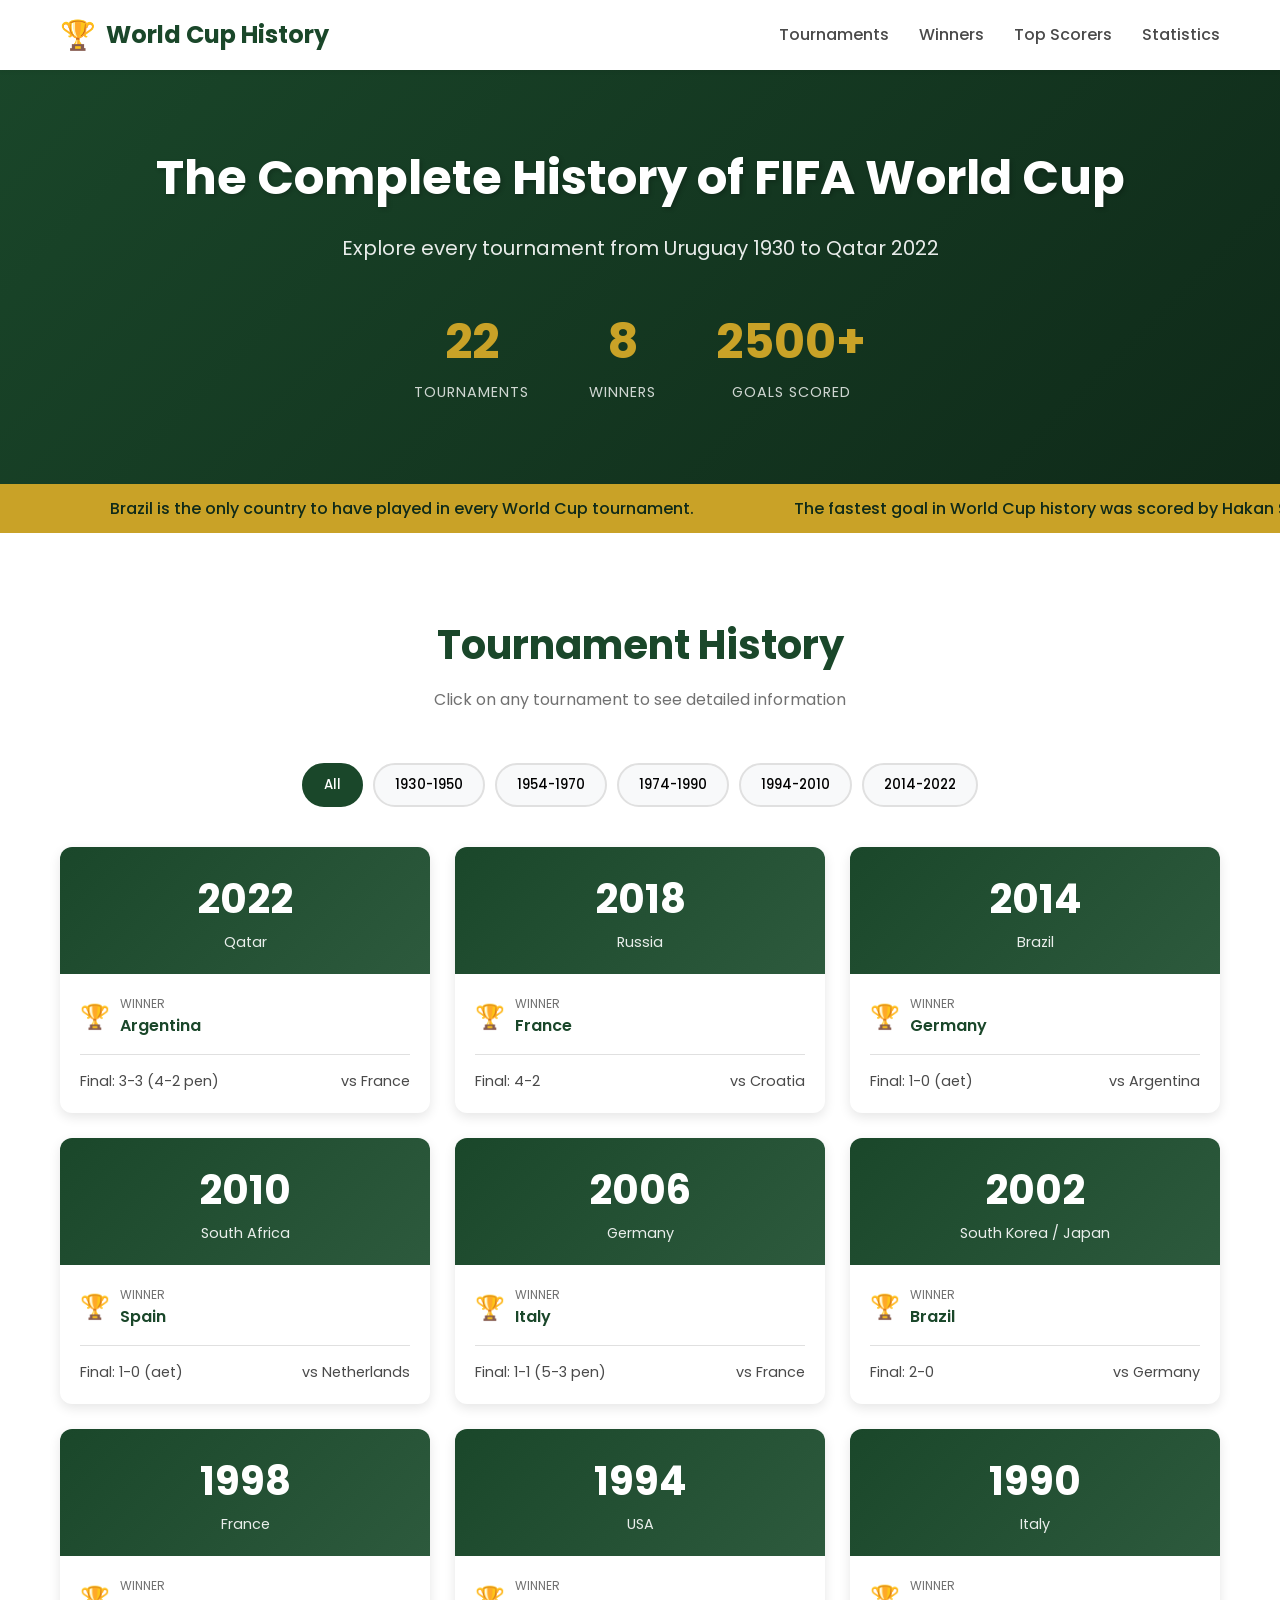
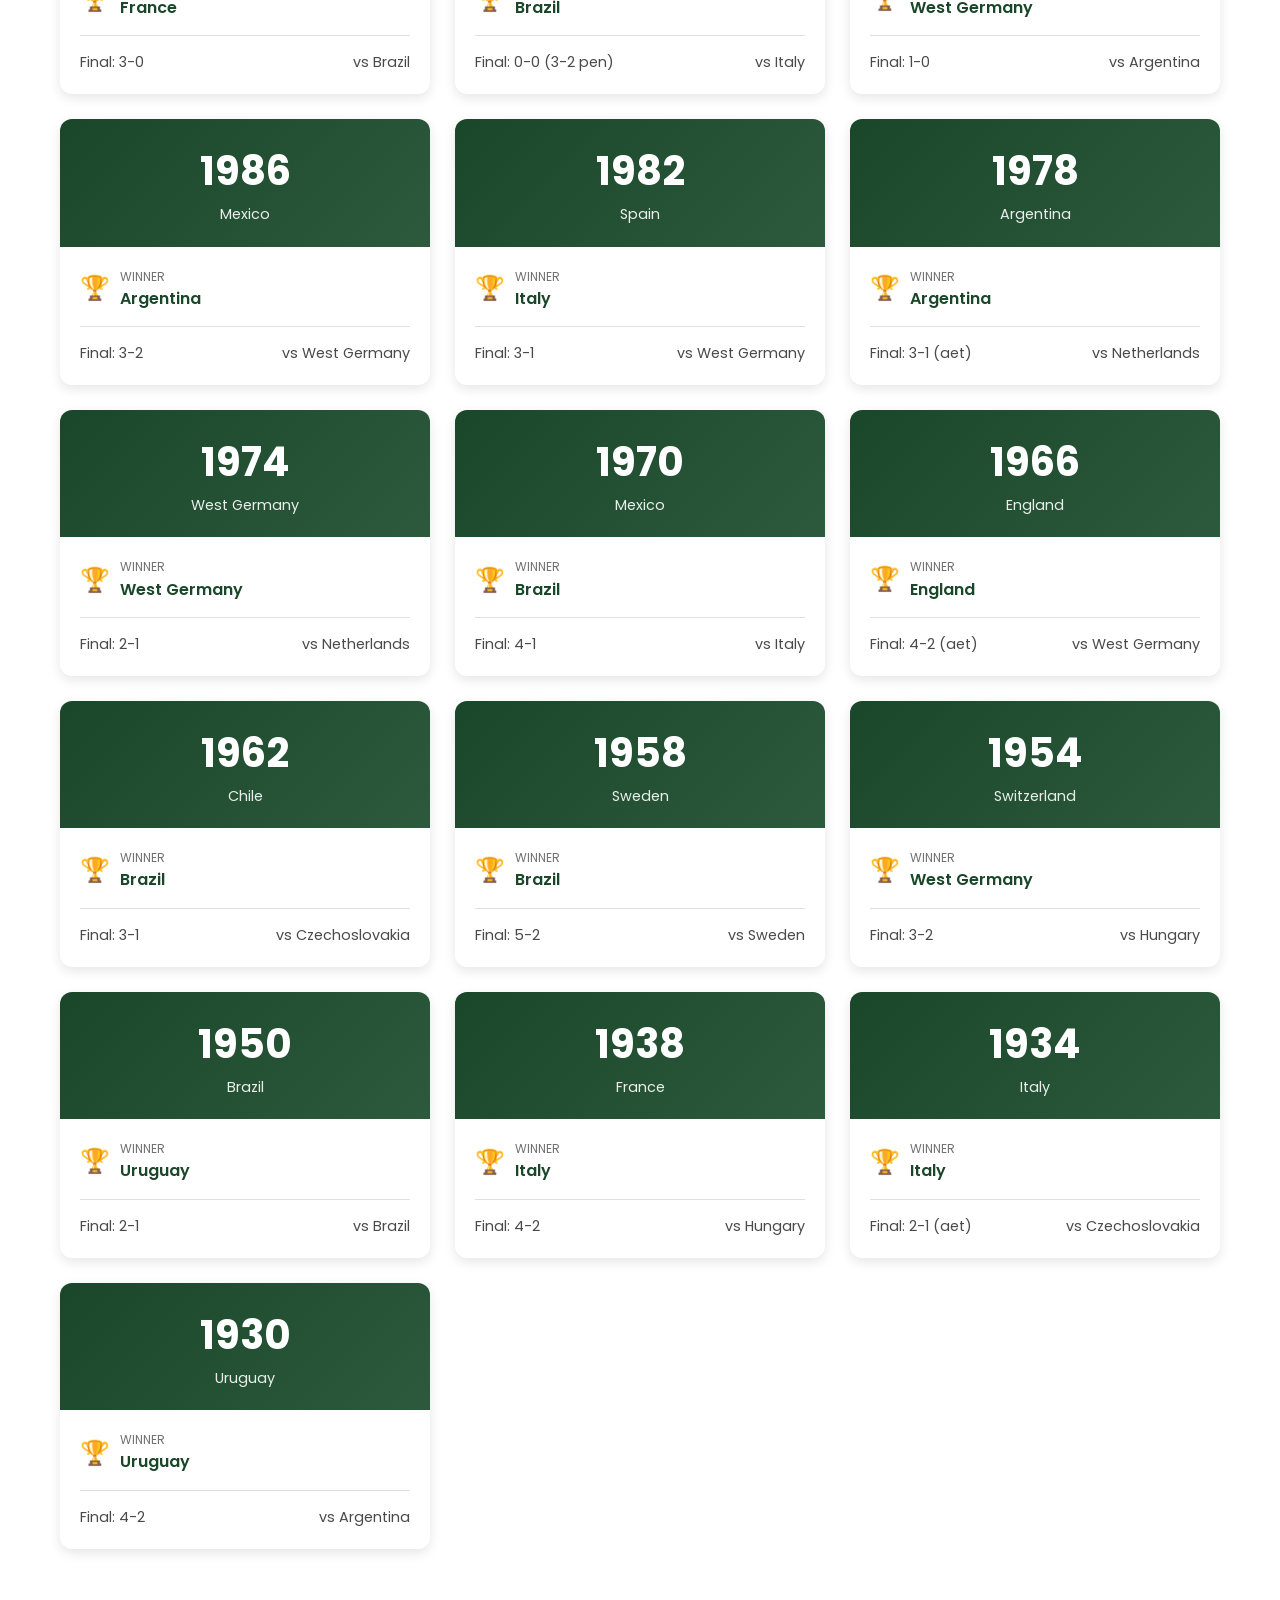
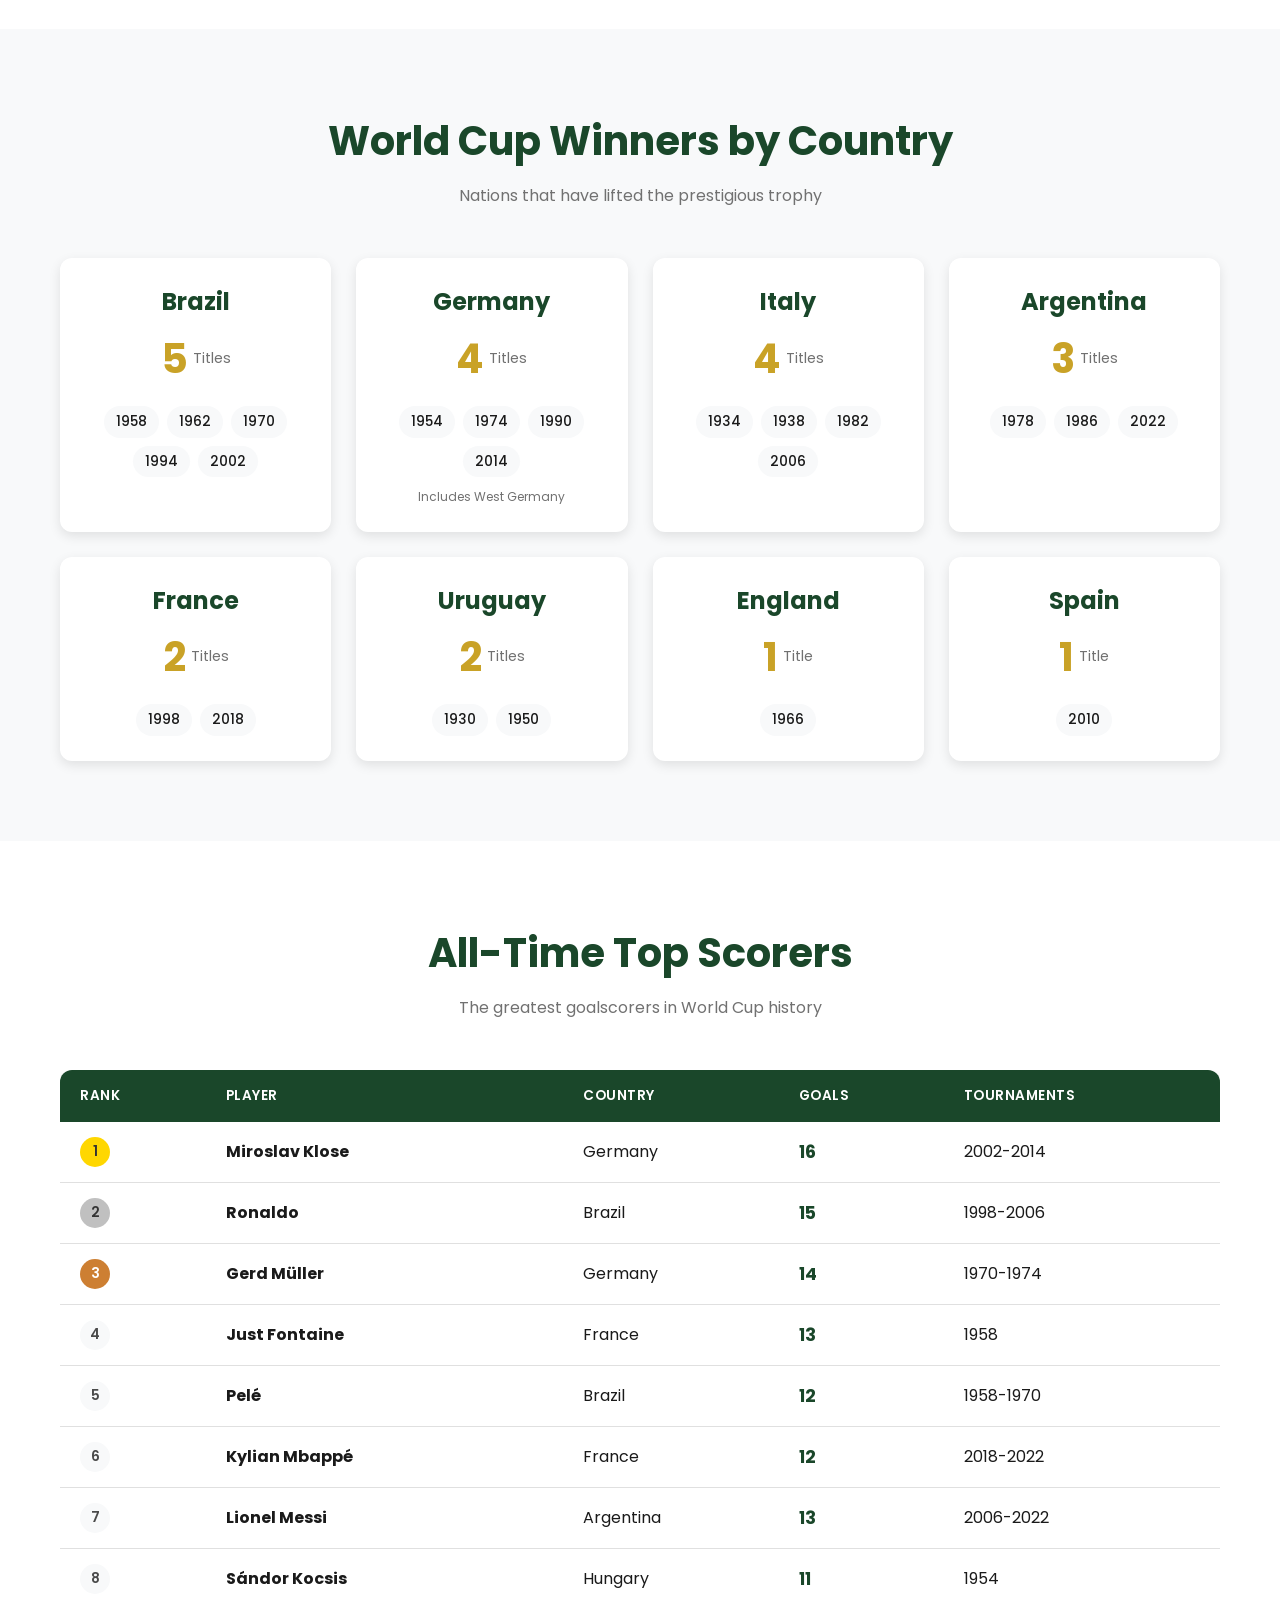
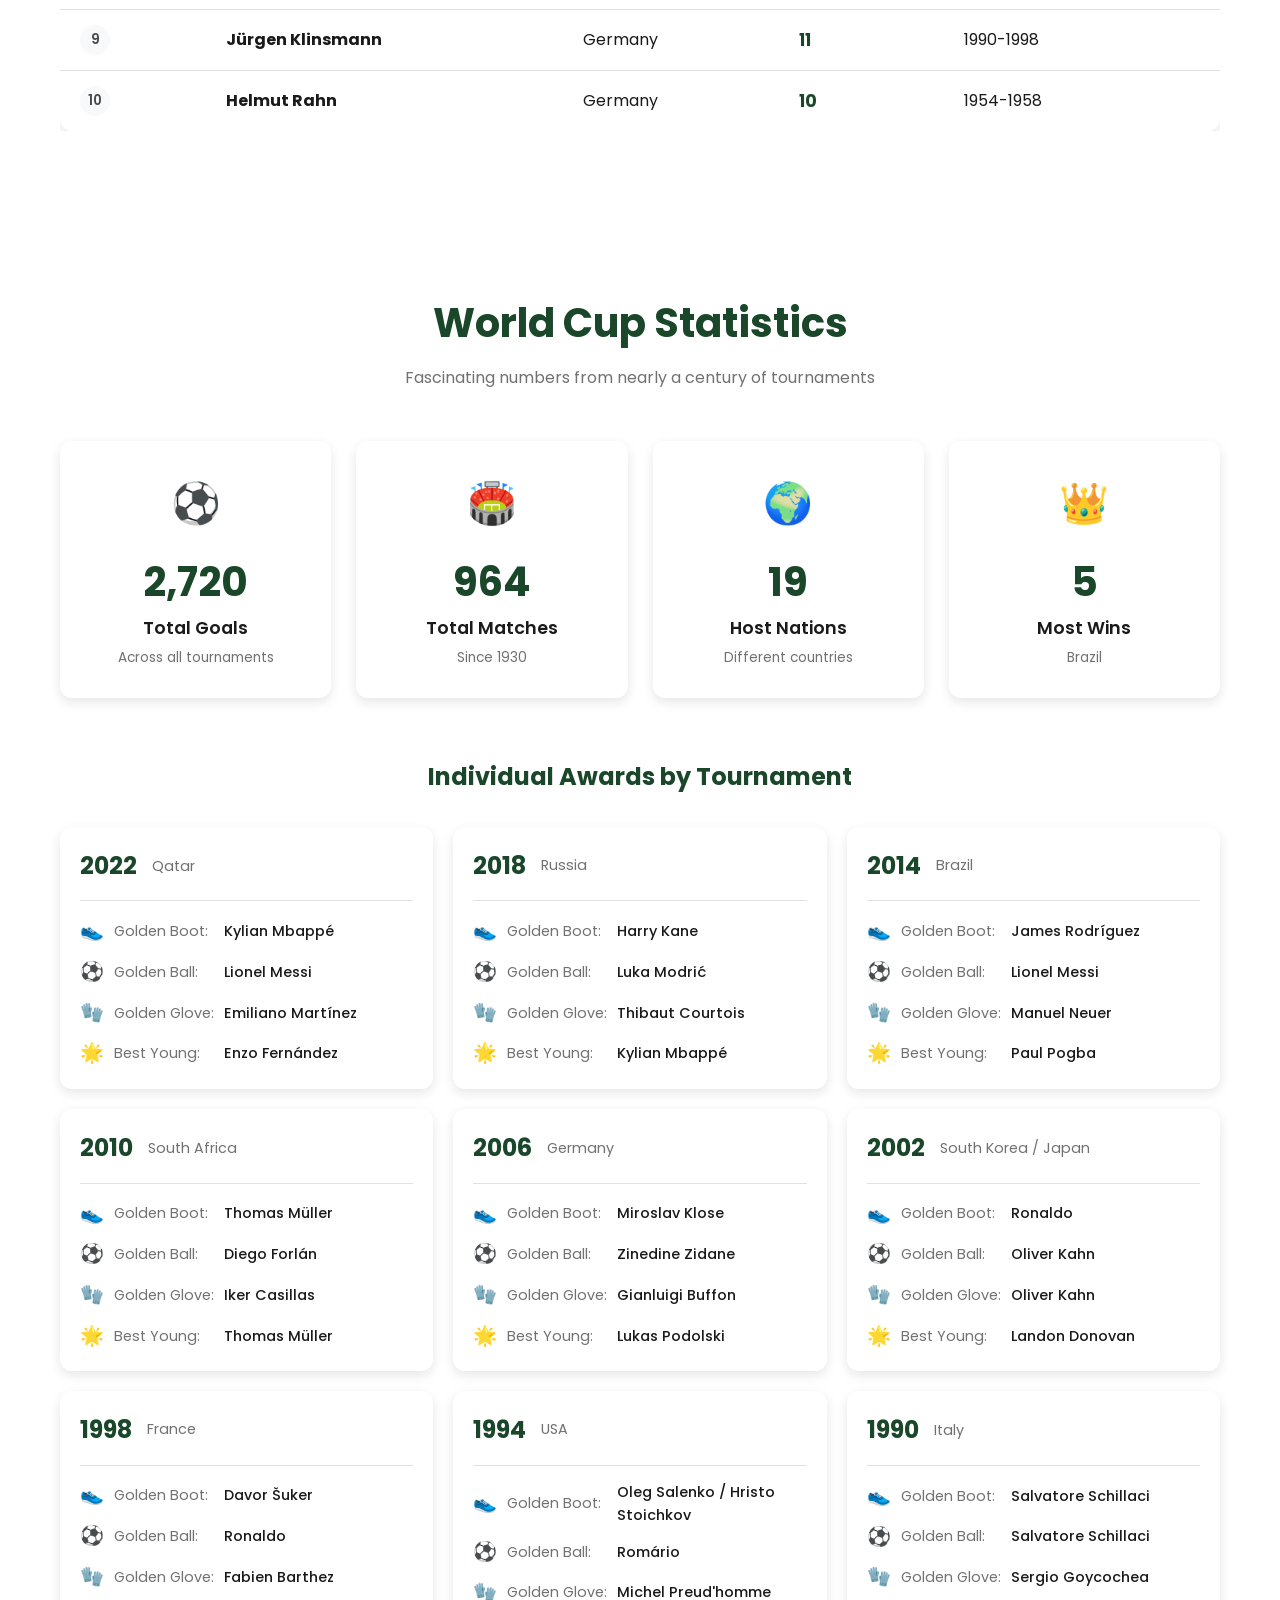
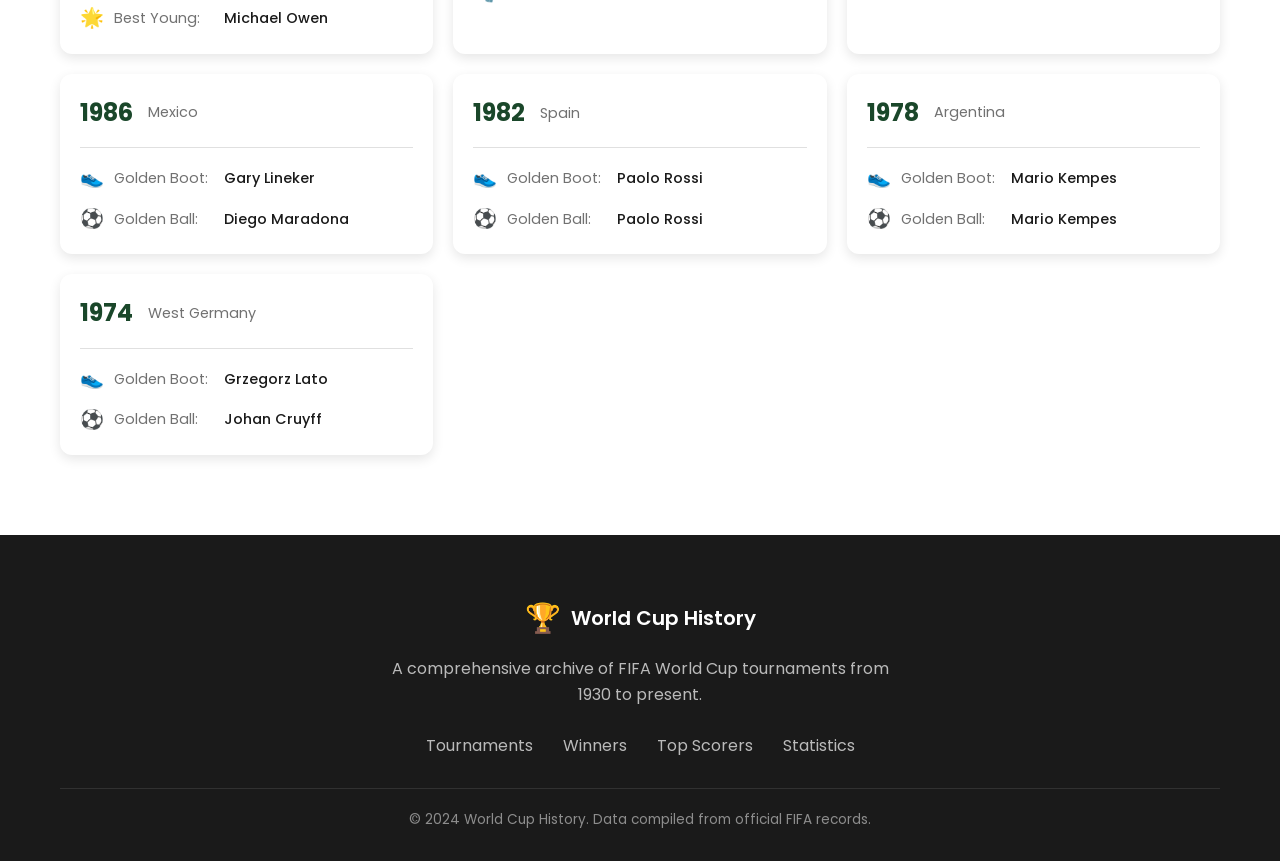
<file: world-cup-history/index.html>
<!DOCTYPE html>
<html lang="en">
<head>
  <meta charset="UTF-8">
  <meta name="viewport" content="width=device-width, initial-scale=1.0">
  <title>FIFA World Cup History | Complete Tournament Archive</title>
  <meta name="description" content="Complete history of FIFA World Cup tournaments from 1930 to 2022. Winners, top scorers, Golden Ball, Golden Glove and all individual awards.">
  <link rel="stylesheet" href="css/styles.css">
  <link rel="preconnect" href="https://fonts.googleapis.com">
  <link rel="preconnect" href="https://fonts.gstatic.com" crossorigin>
  <link href="https://fonts.googleapis.com/css2?family=Poppins:wght@300;400;500;600;700&display=swap" rel="stylesheet">
</head>
<body>
  <!-- Header -->
  <header class="header">
    <div class="container">
      <div class="header-content">
        <div class="logo">
          <span class="trophy-icon">🏆</span>
          <h1>World Cup History</h1>
        </div>
        <nav class="nav">
          <a href="#tournaments" class="nav-link active">Tournaments</a>
          <a href="#winners" class="nav-link">Winners</a>
          <a href="#top-scorers" class="nav-link">Top Scorers</a>
          <a href="#stats" class="nav-link">Statistics</a>
        </nav>
        <button class="mobile-menu-btn" aria-label="Toggle menu">
          <span></span>
          <span></span>
          <span></span>
        </button>
      </div>
    </div>
  </header>

  <!-- Hero Section -->
  <section class="hero">
    <div class="container">
      <div class="hero-content">
        <h2>The Complete History of FIFA World Cup</h2>
        <p>Explore every tournament from Uruguay 1930 to Qatar 2022</p>
        <div class="hero-stats">
          <div class="hero-stat">
            <span class="stat-number">22</span>
            <span class="stat-label">Tournaments</span>
          </div>
          <div class="hero-stat">
            <span class="stat-number">8</span>
            <span class="stat-label">Winners</span>
          </div>
          <div class="hero-stat">
            <span class="stat-number">2500+</span>
            <span class="stat-label">Goals Scored</span>
          </div>
        </div>
      </div>
    </div>
  </section>

  <!-- Quick Facts Ticker -->
  <div class="facts-ticker">
    <div class="container">
      <div class="ticker-content" id="factsTicker">
        <!-- Facts will be populated by JavaScript -->
      </div>
    </div>
  </div>

  <!-- Tournament Timeline -->
  <section id="tournaments" class="section tournaments-section">
    <div class="container">
      <h2 class="section-title">Tournament History</h2>
      <p class="section-subtitle">Click on any tournament to see detailed information</p>

      <div class="tournament-filters">
        <button class="filter-btn active" data-filter="all">All</button>
        <button class="filter-btn" data-filter="1930-1950">1930-1950</button>
        <button class="filter-btn" data-filter="1954-1970">1954-1970</button>
        <button class="filter-btn" data-filter="1974-1990">1974-1990</button>
        <button class="filter-btn" data-filter="1994-2010">1994-2010</button>
        <button class="filter-btn" data-filter="2014-2022">2014-2022</button>
      </div>

      <div class="tournament-grid" id="tournamentGrid">
        <!-- Tournament cards will be populated by JavaScript -->
      </div>
    </div>
  </section>

  <!-- Tournament Detail Modal -->
  <div class="modal" id="tournamentModal">
    <div class="modal-overlay"></div>
    <div class="modal-content">
      <button class="modal-close">&times;</button>
      <div class="modal-body" id="modalBody">
        <!-- Modal content will be populated by JavaScript -->
      </div>
    </div>
  </div>

  <!-- Winners Section -->
  <section id="winners" class="section winners-section">
    <div class="container">
      <h2 class="section-title">World Cup Winners by Country</h2>
      <p class="section-subtitle">Nations that have lifted the prestigious trophy</p>

      <div class="winners-grid" id="winnersGrid">
        <!-- Winners will be populated by JavaScript -->
      </div>
    </div>
  </section>

  <!-- All-Time Top Scorers -->
  <section id="top-scorers" class="section scorers-section">
    <div class="container">
      <h2 class="section-title">All-Time Top Scorers</h2>
      <p class="section-subtitle">The greatest goalscorers in World Cup history</p>

      <div class="scorers-table-wrapper">
        <table class="scorers-table" id="scorersTable">
          <thead>
            <tr>
              <th>Rank</th>
              <th>Player</th>
              <th>Country</th>
              <th>Goals</th>
              <th>Tournaments</th>
            </tr>
          </thead>
          <tbody>
            <!-- Scorers will be populated by JavaScript -->
          </tbody>
        </table>
      </div>
    </div>
  </section>

  <!-- Statistics Section -->
  <section id="stats" class="section stats-section">
    <div class="container">
      <h2 class="section-title">World Cup Statistics</h2>
      <p class="section-subtitle">Fascinating numbers from nearly a century of tournaments</p>

      <div class="stats-grid">
        <div class="stat-card">
          <div class="stat-icon">⚽</div>
          <div class="stat-value" id="totalGoals">0</div>
          <div class="stat-title">Total Goals</div>
          <div class="stat-desc">Across all tournaments</div>
        </div>
        <div class="stat-card">
          <div class="stat-icon">🏟️</div>
          <div class="stat-value" id="totalMatches">0</div>
          <div class="stat-title">Total Matches</div>
          <div class="stat-desc">Since 1930</div>
        </div>
        <div class="stat-card">
          <div class="stat-icon">🌍</div>
          <div class="stat-value" id="hostCountries">0</div>
          <div class="stat-title">Host Nations</div>
          <div class="stat-desc">Different countries</div>
        </div>
        <div class="stat-card">
          <div class="stat-icon">👑</div>
          <div class="stat-value">5</div>
          <div class="stat-title">Most Wins</div>
          <div class="stat-desc">Brazil</div>
        </div>
      </div>

      <div class="awards-section">
        <h3>Individual Awards by Tournament</h3>
        <div class="awards-grid" id="awardsGrid">
          <!-- Awards will be populated by JavaScript -->
        </div>
      </div>
    </div>
  </section>

  <!-- Footer -->
  <footer class="footer">
    <div class="container">
      <div class="footer-content">
        <div class="footer-logo">
          <span class="trophy-icon">🏆</span>
          <span>World Cup History</span>
        </div>
        <p class="footer-text">
          A comprehensive archive of FIFA World Cup tournaments from 1930 to present.
        </p>
        <div class="footer-links">
          <a href="#tournaments">Tournaments</a>
          <a href="#winners">Winners</a>
          <a href="#top-scorers">Top Scorers</a>
          <a href="#stats">Statistics</a>
        </div>
        <p class="copyright">
          &copy; 2024 World Cup History. Data compiled from official FIFA records.
        </p>
      </div>
    </div>
  </footer>

  <script src="data/worldcup-data.js"></script>
  <script src="js/app.js"></script>
</body>
</html>
</file>
<file: world-cup-history/css/styles.css>
/* ===== CSS Variables ===== */
:root {
  --primary-color: #1a472a;
  --primary-light: #2d5a3d;
  --primary-dark: #0f2a19;
  --secondary-color: #c9a227;
  --secondary-light: #d4b84a;
  --accent-color: #8b0000;
  --text-primary: #1a1a1a;
  --text-secondary: #4a4a4a;
  --text-light: #717171;
  --bg-primary: #ffffff;
  --bg-secondary: #f8f9fa;
  --bg-dark: #1a1a1a;
  --border-color: #e0e0e0;
  --shadow-sm: 0 2px 4px rgba(0, 0, 0, 0.05);
  --shadow-md: 0 4px 12px rgba(0, 0, 0, 0.1);
  --shadow-lg: 0 8px 24px rgba(0, 0, 0, 0.15);
  --transition: all 0.3s ease;
  --border-radius: 12px;
  --border-radius-sm: 8px;
}

/* ===== Reset & Base Styles ===== */
*, *::before, *::after {
  box-sizing: border-box;
  margin: 0;
  padding: 0;
}

html {
  scroll-behavior: smooth;
}

body {
  font-family: 'Poppins', -apple-system, BlinkMacSystemFont, 'Segoe UI', Roboto, sans-serif;
  font-size: 16px;
  line-height: 1.6;
  color: var(--text-primary);
  background-color: var(--bg-primary);
}

.container {
  max-width: 1200px;
  margin: 0 auto;
  padding: 0 20px;
}

a {
  text-decoration: none;
  color: inherit;
}

img {
  max-width: 100%;
  height: auto;
}

/* ===== Header ===== */
.header {
  position: fixed;
  top: 0;
  left: 0;
  right: 0;
  background: var(--bg-primary);
  box-shadow: var(--shadow-sm);
  z-index: 1000;
}

.header-content {
  display: flex;
  align-items: center;
  justify-content: space-between;
  height: 70px;
}

.logo {
  display: flex;
  align-items: center;
  gap: 10px;
}

.logo h1 {
  font-size: 1.5rem;
  font-weight: 700;
  color: var(--primary-color);
}

.trophy-icon {
  font-size: 1.8rem;
}

.nav {
  display: flex;
  gap: 30px;
}

.nav-link {
  font-weight: 500;
  color: var(--text-secondary);
  transition: var(--transition);
  position: relative;
}

.nav-link:hover,
.nav-link.active {
  color: var(--primary-color);
}

.nav-link.active::after {
  content: '';
  position: absolute;
  bottom: -5px;
  left: 0;
  right: 0;
  height: 3px;
  background: var(--secondary-color);
  border-radius: 2px;
}

.mobile-menu-btn {
  display: none;
  flex-direction: column;
  gap: 5px;
  background: none;
  border: none;
  cursor: pointer;
  padding: 5px;
}

.mobile-menu-btn span {
  width: 25px;
  height: 3px;
  background: var(--text-primary);
  border-radius: 2px;
  transition: var(--transition);
}

/* ===== Hero Section ===== */
.hero {
  background: linear-gradient(135deg, var(--primary-color) 0%, var(--primary-dark) 100%);
  padding: 140px 0 80px;
  color: white;
  text-align: center;
}

.hero-content h2 {
  font-size: 3rem;
  font-weight: 700;
  margin-bottom: 15px;
  text-shadow: 2px 2px 4px rgba(0, 0, 0, 0.2);
}

.hero-content p {
  font-size: 1.25rem;
  opacity: 0.9;
  margin-bottom: 40px;
}

.hero-stats {
  display: flex;
  justify-content: center;
  gap: 60px;
}

.hero-stat {
  display: flex;
  flex-direction: column;
  align-items: center;
}

.stat-number {
  font-size: 3rem;
  font-weight: 700;
  color: var(--secondary-color);
}

.stat-label {
  font-size: 0.9rem;
  text-transform: uppercase;
  letter-spacing: 1px;
  opacity: 0.8;
}

/* ===== Facts Ticker ===== */
.facts-ticker {
  background: var(--secondary-color);
  color: var(--primary-dark);
  padding: 12px 0;
  overflow: hidden;
}

.ticker-content {
  display: flex;
  animation: ticker 30s linear infinite;
  white-space: nowrap;
  font-weight: 500;
}

.ticker-content span {
  padding: 0 50px;
}

@keyframes ticker {
  0% { transform: translateX(0); }
  100% { transform: translateX(-50%); }
}

/* ===== Sections ===== */
.section {
  padding: 80px 0;
}

.section-title {
  font-size: 2.5rem;
  font-weight: 700;
  text-align: center;
  margin-bottom: 10px;
  color: var(--primary-color);
}

.section-subtitle {
  text-align: center;
  color: var(--text-light);
  margin-bottom: 50px;
}

/* ===== Tournament Filters ===== */
.tournament-filters {
  display: flex;
  justify-content: center;
  flex-wrap: wrap;
  gap: 10px;
  margin-bottom: 40px;
}

.filter-btn {
  padding: 10px 20px;
  background: var(--bg-secondary);
  border: 2px solid var(--border-color);
  border-radius: 25px;
  cursor: pointer;
  font-family: inherit;
  font-weight: 500;
  transition: var(--transition);
}

.filter-btn:hover {
  border-color: var(--primary-color);
  color: var(--primary-color);
}

.filter-btn.active {
  background: var(--primary-color);
  color: white;
  border-color: var(--primary-color);
}

/* ===== Tournament Grid ===== */
.tournament-grid {
  display: grid;
  grid-template-columns: repeat(auto-fill, minmax(280px, 1fr));
  gap: 25px;
}

.tournament-card {
  background: var(--bg-primary);
  border-radius: var(--border-radius);
  box-shadow: var(--shadow-md);
  overflow: hidden;
  cursor: pointer;
  transition: var(--transition);
}

.tournament-card:hover {
  transform: translateY(-5px);
  box-shadow: var(--shadow-lg);
}

.tournament-card-header {
  background: linear-gradient(135deg, var(--primary-color) 0%, var(--primary-light) 100%);
  color: white;
  padding: 20px;
  text-align: center;
}

.tournament-year {
  font-size: 2.5rem;
  font-weight: 700;
}

.tournament-host {
  font-size: 0.9rem;
  opacity: 0.9;
}

.tournament-card-body {
  padding: 20px;
}

.tournament-winner {
  display: flex;
  align-items: center;
  gap: 10px;
  margin-bottom: 15px;
}

.winner-trophy {
  font-size: 1.5rem;
}

.winner-info {
  flex: 1;
}

.winner-label {
  font-size: 0.75rem;
  color: var(--text-light);
  text-transform: uppercase;
}

.winner-name {
  font-weight: 600;
  color: var(--primary-color);
}

.tournament-final {
  display: flex;
  justify-content: space-between;
  padding-top: 15px;
  border-top: 1px solid var(--border-color);
  font-size: 0.9rem;
  color: var(--text-secondary);
}

/* ===== Modal ===== */
.modal {
  position: fixed;
  top: 0;
  left: 0;
  right: 0;
  bottom: 0;
  display: none;
  align-items: center;
  justify-content: center;
  z-index: 2000;
  padding: 20px;
}

.modal.active {
  display: flex;
}

.modal-overlay {
  position: absolute;
  top: 0;
  left: 0;
  right: 0;
  bottom: 0;
  background: rgba(0, 0, 0, 0.7);
}

.modal-content {
  position: relative;
  background: var(--bg-primary);
  border-radius: var(--border-radius);
  max-width: 700px;
  width: 100%;
  max-height: 90vh;
  overflow-y: auto;
  animation: modalSlide 0.3s ease;
}

@keyframes modalSlide {
  from {
    opacity: 0;
    transform: translateY(-20px);
  }
  to {
    opacity: 1;
    transform: translateY(0);
  }
}

.modal-close {
  position: absolute;
  top: 15px;
  right: 20px;
  font-size: 2rem;
  background: none;
  border: none;
  cursor: pointer;
  color: white;
  z-index: 10;
  line-height: 1;
}

.modal-header {
  background: linear-gradient(135deg, var(--primary-color) 0%, var(--primary-dark) 100%);
  color: white;
  padding: 30px;
  text-align: center;
}

.modal-year {
  font-size: 3.5rem;
  font-weight: 700;
}

.modal-host {
  font-size: 1.1rem;
  opacity: 0.9;
}

.modal-section {
  padding: 25px 30px;
  border-bottom: 1px solid var(--border-color);
}

.modal-section:last-child {
  border-bottom: none;
}

.modal-section h4 {
  font-size: 0.85rem;
  color: var(--text-light);
  text-transform: uppercase;
  letter-spacing: 1px;
  margin-bottom: 15px;
}

.final-result {
  display: flex;
  align-items: center;
  justify-content: center;
  gap: 20px;
  padding: 20px;
  background: var(--bg-secondary);
  border-radius: var(--border-radius-sm);
}

.final-team {
  text-align: center;
  flex: 1;
}

.final-team.winner {
  position: relative;
}

.final-team.winner::before {
  content: '👑';
  position: absolute;
  top: -25px;
  left: 50%;
  transform: translateX(-50%);
  font-size: 1.5rem;
}

.team-name {
  font-size: 1.25rem;
  font-weight: 600;
  color: var(--primary-color);
}

.final-score {
  font-size: 1.5rem;
  font-weight: 700;
  padding: 10px 20px;
  background: var(--primary-color);
  color: white;
  border-radius: var(--border-radius-sm);
}

.podium {
  display: grid;
  grid-template-columns: repeat(2, 1fr);
  gap: 15px;
}

.podium-item {
  display: flex;
  align-items: center;
  gap: 12px;
  padding: 12px;
  background: var(--bg-secondary);
  border-radius: var(--border-radius-sm);
}

.podium-position {
  width: 30px;
  height: 30px;
  display: flex;
  align-items: center;
  justify-content: center;
  border-radius: 50%;
  font-weight: 600;
  font-size: 0.85rem;
}

.podium-position.gold { background: #ffd700; color: #333; }
.podium-position.silver { background: #c0c0c0; color: #333; }
.podium-position.bronze { background: #cd7f32; color: white; }
.podium-position.fourth { background: var(--border-color); color: var(--text-secondary); }

.awards-list {
  display: flex;
  flex-direction: column;
  gap: 12px;
}

.award-item {
  display: flex;
  align-items: center;
  gap: 15px;
  padding: 12px 15px;
  background: var(--bg-secondary);
  border-radius: var(--border-radius-sm);
}

.award-icon {
  font-size: 1.5rem;
}

.award-info {
  flex: 1;
}

.award-name {
  font-size: 0.8rem;
  color: var(--text-light);
}

.award-winner {
  font-weight: 600;
}

.award-country {
  font-size: 0.85rem;
  color: var(--text-secondary);
}

.top-scorers-list {
  display: flex;
  flex-direction: column;
  gap: 10px;
}

.scorer-item {
  display: flex;
  align-items: center;
  justify-content: space-between;
  padding: 10px 15px;
  background: var(--bg-secondary);
  border-radius: var(--border-radius-sm);
}

.scorer-info {
  display: flex;
  flex-direction: column;
}

.scorer-name {
  font-weight: 600;
}

.scorer-country {
  font-size: 0.85rem;
  color: var(--text-secondary);
}

.scorer-goals {
  font-weight: 700;
  color: var(--primary-color);
  font-size: 1.1rem;
}

.tournament-stats {
  display: grid;
  grid-template-columns: repeat(3, 1fr);
  gap: 15px;
  text-align: center;
}

.stat-item {
  padding: 15px;
  background: var(--bg-secondary);
  border-radius: var(--border-radius-sm);
}

.stat-item .value {
  font-size: 1.5rem;
  font-weight: 700;
  color: var(--primary-color);
}

.stat-item .label {
  font-size: 0.8rem;
  color: var(--text-light);
}

/* ===== Winners Section ===== */
.winners-section {
  background: var(--bg-secondary);
}

.winners-grid {
  display: grid;
  grid-template-columns: repeat(auto-fill, minmax(250px, 1fr));
  gap: 25px;
}

.winner-card {
  background: var(--bg-primary);
  border-radius: var(--border-radius);
  padding: 25px;
  text-align: center;
  box-shadow: var(--shadow-md);
  transition: var(--transition);
}

.winner-card:hover {
  transform: translateY(-5px);
  box-shadow: var(--shadow-lg);
}

.winner-card-country {
  font-size: 1.5rem;
  font-weight: 700;
  color: var(--primary-color);
  margin-bottom: 5px;
}

.winner-card-wins {
  display: flex;
  align-items: center;
  justify-content: center;
  gap: 5px;
  margin-bottom: 15px;
}

.wins-count {
  font-size: 2.5rem;
  font-weight: 700;
  color: var(--secondary-color);
}

.wins-label {
  font-size: 0.9rem;
  color: var(--text-light);
}

.winner-years {
  display: flex;
  flex-wrap: wrap;
  justify-content: center;
  gap: 8px;
}

.year-badge {
  padding: 5px 12px;
  background: var(--bg-secondary);
  border-radius: 20px;
  font-size: 0.85rem;
  font-weight: 500;
}

/* ===== Scorers Section ===== */
.scorers-table-wrapper {
  overflow-x: auto;
}

.scorers-table {
  width: 100%;
  border-collapse: collapse;
  background: var(--bg-primary);
  border-radius: var(--border-radius);
  overflow: hidden;
  box-shadow: var(--shadow-md);
}

.scorers-table thead {
  background: var(--primary-color);
  color: white;
}

.scorers-table th,
.scorers-table td {
  padding: 15px 20px;
  text-align: left;
}

.scorers-table th {
  font-weight: 600;
  text-transform: uppercase;
  font-size: 0.85rem;
  letter-spacing: 0.5px;
}

.scorers-table tbody tr {
  border-bottom: 1px solid var(--border-color);
  transition: var(--transition);
}

.scorers-table tbody tr:hover {
  background: var(--bg-secondary);
}

.scorers-table tbody tr:last-child {
  border-bottom: none;
}

.rank-badge {
  width: 30px;
  height: 30px;
  display: inline-flex;
  align-items: center;
  justify-content: center;
  border-radius: 50%;
  font-weight: 600;
  font-size: 0.85rem;
}

.rank-badge.gold { background: #ffd700; color: #333; }
.rank-badge.silver { background: #c0c0c0; color: #333; }
.rank-badge.bronze { background: #cd7f32; color: white; }
.rank-badge.default { background: var(--bg-secondary); color: var(--text-secondary); }

.goals-count {
  font-weight: 700;
  color: var(--primary-color);
  font-size: 1.1rem;
}

/* ===== Statistics Section ===== */
.stats-grid {
  display: grid;
  grid-template-columns: repeat(auto-fit, minmax(200px, 1fr));
  gap: 25px;
  margin-bottom: 60px;
}

.stat-card {
  background: var(--bg-primary);
  border-radius: var(--border-radius);
  padding: 30px;
  text-align: center;
  box-shadow: var(--shadow-md);
  transition: var(--transition);
}

.stat-card:hover {
  transform: translateY(-5px);
  box-shadow: var(--shadow-lg);
}

.stat-card .stat-icon {
  font-size: 2.5rem;
  margin-bottom: 15px;
}

.stat-card .stat-value {
  font-size: 2.5rem;
  font-weight: 700;
  color: var(--primary-color);
}

.stat-card .stat-title {
  font-size: 1.1rem;
  font-weight: 600;
  margin-bottom: 5px;
}

.stat-card .stat-desc {
  font-size: 0.85rem;
  color: var(--text-light);
}

.awards-section h3 {
  font-size: 1.5rem;
  text-align: center;
  margin-bottom: 30px;
  color: var(--primary-color);
}

.awards-grid {
  display: grid;
  grid-template-columns: repeat(auto-fill, minmax(300px, 1fr));
  gap: 20px;
}

.awards-card {
  background: var(--bg-primary);
  border-radius: var(--border-radius);
  padding: 20px;
  box-shadow: var(--shadow-md);
}

.awards-card-header {
  display: flex;
  align-items: center;
  gap: 15px;
  margin-bottom: 15px;
  padding-bottom: 15px;
  border-bottom: 1px solid var(--border-color);
}

.awards-card-year {
  font-size: 1.5rem;
  font-weight: 700;
  color: var(--primary-color);
}

.awards-card-host {
  font-size: 0.9rem;
  color: var(--text-light);
}

.awards-card-content {
  display: flex;
  flex-direction: column;
  gap: 10px;
}

.awards-card-item {
  display: flex;
  align-items: center;
  gap: 10px;
  font-size: 0.9rem;
}

.awards-card-item .icon {
  font-size: 1.2rem;
}

.awards-card-item .label {
  color: var(--text-light);
  min-width: 100px;
}

.awards-card-item .value {
  font-weight: 500;
}

/* ===== Footer ===== */
.footer {
  background: var(--bg-dark);
  color: white;
  padding: 60px 0 30px;
}

.footer-content {
  text-align: center;
}

.footer-logo {
  display: flex;
  align-items: center;
  justify-content: center;
  gap: 10px;
  font-size: 1.25rem;
  font-weight: 600;
  margin-bottom: 15px;
}

.footer-text {
  color: rgba(255, 255, 255, 0.7);
  max-width: 500px;
  margin: 0 auto 25px;
}

.footer-links {
  display: flex;
  justify-content: center;
  gap: 30px;
  margin-bottom: 30px;
}

.footer-links a {
  color: rgba(255, 255, 255, 0.7);
  transition: var(--transition);
}

.footer-links a:hover {
  color: var(--secondary-color);
}

.copyright {
  font-size: 0.85rem;
  color: rgba(255, 255, 255, 0.5);
  padding-top: 20px;
  border-top: 1px solid rgba(255, 255, 255, 0.1);
}

/* ===== Responsive Design ===== */
@media (max-width: 768px) {
  .nav {
    display: none;
    position: absolute;
    top: 70px;
    left: 0;
    right: 0;
    background: var(--bg-primary);
    flex-direction: column;
    padding: 20px;
    box-shadow: var(--shadow-md);
  }

  .nav.active {
    display: flex;
  }

  .mobile-menu-btn {
    display: flex;
  }

  .hero-content h2 {
    font-size: 2rem;
  }

  .hero-stats {
    flex-direction: column;
    gap: 30px;
  }

  .stat-number {
    font-size: 2.5rem;
  }

  .section-title {
    font-size: 1.75rem;
  }

  .tournament-filters {
    gap: 8px;
  }

  .filter-btn {
    padding: 8px 15px;
    font-size: 0.85rem;
  }

  .modal-content {
    max-height: 80vh;
  }

  .modal-year {
    font-size: 2.5rem;
  }

  .final-result {
    flex-direction: column;
    gap: 15px;
  }

  .podium {
    grid-template-columns: 1fr;
  }

  .tournament-stats {
    grid-template-columns: 1fr;
  }

  .footer-links {
    flex-direction: column;
    gap: 15px;
  }
}

@media (max-width: 480px) {
  .tournament-grid {
    grid-template-columns: 1fr;
  }

  .winners-grid {
    grid-template-columns: 1fr;
  }

  .stats-grid {
    grid-template-columns: 1fr;
  }

  .awards-grid {
    grid-template-columns: 1fr;
  }
}

/* ===== Animations ===== */
.fade-in {
  opacity: 0;
  transform: translateY(20px);
  animation: fadeIn 0.5s ease forwards;
}

@keyframes fadeIn {
  to {
    opacity: 1;
    transform: translateY(0);
  }
}

/* Stagger animation for grid items */
.tournament-card:nth-child(1) { animation-delay: 0.1s; }
.tournament-card:nth-child(2) { animation-delay: 0.15s; }
.tournament-card:nth-child(3) { animation-delay: 0.2s; }
.tournament-card:nth-child(4) { animation-delay: 0.25s; }
.tournament-card:nth-child(5) { animation-delay: 0.3s; }
.tournament-card:nth-child(6) { animation-delay: 0.35s; }
</file>
